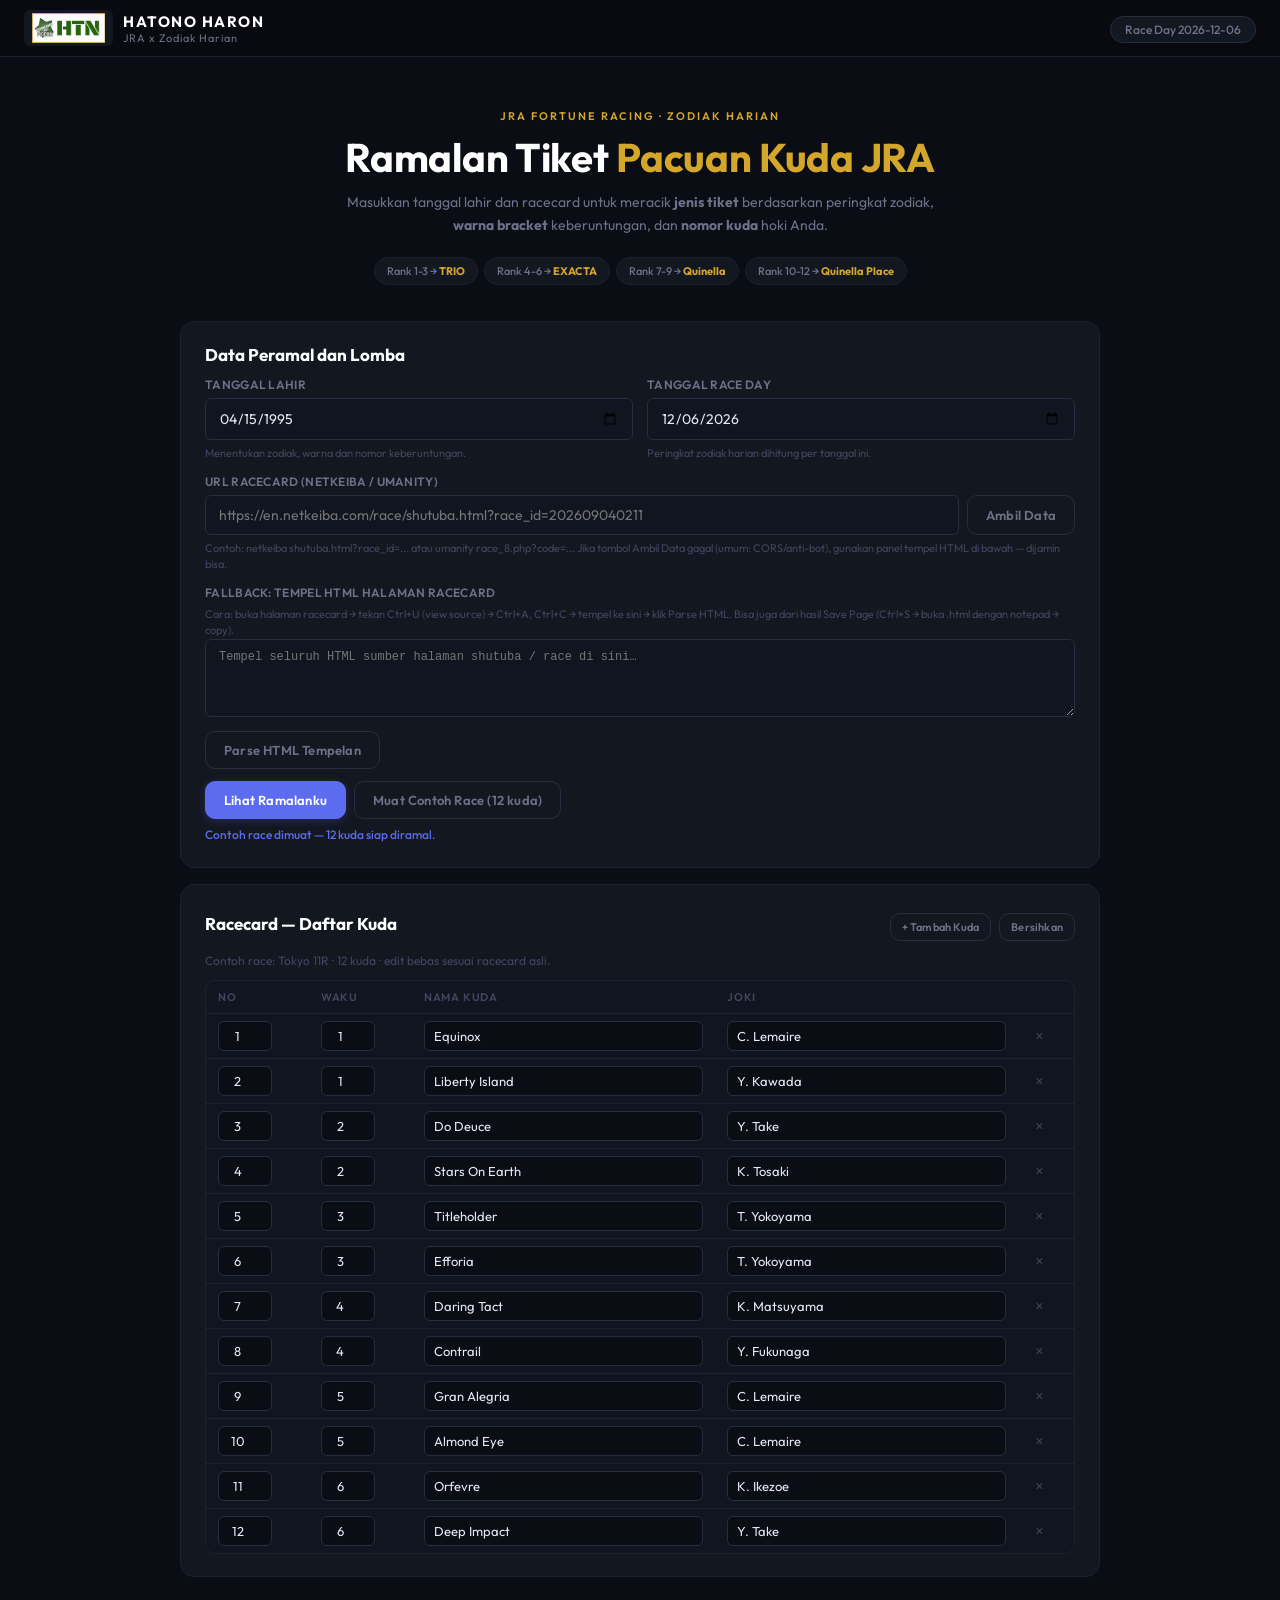
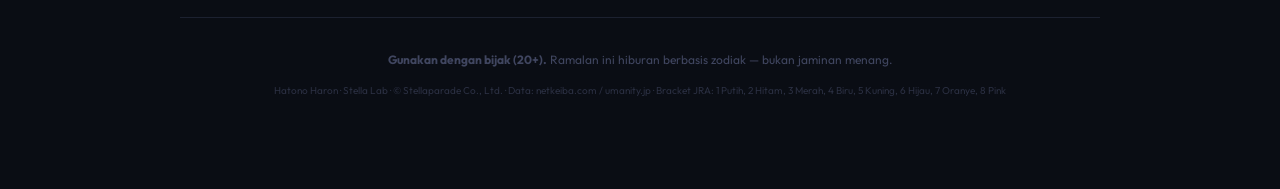
<file: index.html>
<!DOCTYPE html>
<html lang="id">

<head>
  <meta charset="UTF-8">
  <meta name="viewport" content="width=device-width, initial-scale=1.0">
  <title>Hatono Haron — Ramalan Pacuan Kuda JRA x Zodiak Harian</title>
  <meta name="description"
    content="Ramalan tiket pacuan kuda JRA berdasarkan zodiak harian: TRIO, EXACTA, Quinella dan Quinella Place dari warna bracket dan nomor keberuntungan Anda.">
  <link rel="preconnect" href="https://fonts.googleapis.com">
  <link rel="preconnect" href="https://fonts.gstatic.com" crossorigin>
  <link
    href="https://fonts.googleapis.com/css2?family=Outfit:wght@300;400;500;600;700;800&family=Noto+Serif+JP:wght@600;700;900&display=swap"
    rel="stylesheet">
  <link rel="stylesheet" href="./styles.css">
  <link rel="icon" type="image/jpeg" href="./logo.jpg">
</head>

<body>
  <div class="bg-orbs" aria-hidden="true"><span class="orb orb-a"></span><span class="orb orb-b"></span><span
      class="orb orb-c"></span></div>

  <header class="topbar">
    <div class="brand">
      <img class="brand-logo" src="./logo.jpg" alt="Logo Hatono Haron">
      <div>
        <p class="brand-name">HATONO HARON</p>
        <p class="brand-sub">JRA x Zodiak Harian</p>
      </div>
    </div>
    <div class="topbar-right">
      <span class="pill" id="raceDayPill">Race Day —</span>
    </div>
  </header>

  <main>
    <section class="hero">
      <p class="kicker">JRA Fortune Racing · Zodiak Harian</p>
      <h1>Ramalan Tiket <span class="gold">Pacuan Kuda JRA</span></h1>
      <p class="lede">Masukkan tanggal lahir dan racecard untuk meracik <strong>jenis tiket</strong> berdasarkan peringkat zodiak, <strong>warna bracket</strong> keberuntungan, dan <strong>nomor kuda</strong> hoki Anda.</p>
      <div class="rule-chips">
        <span class="chip">Rank 1-3 → <b>TRIO</b></span>
        <span class="chip">Rank 4-6 → <b>EXACTA</b></span>
        <span class="chip">Rank 7-9 → <b>Quinella</b></span>
        <span class="chip">Rank 10-12 → <b>Quinella Place</b></span>
      </div>
    </section>

    <section class="card input-card" id="inputCard">
      <h2>Data Peramal dan Lomba</h2>
      <div class="grid-2">
        <div class="field">
          <label for="birthdate">Tanggal lahir</label>
          <input type="date" id="birthdate" value="1995-04-15">
          <small>Menentukan zodiak, warna dan nomor keberuntungan.</small>
        </div>
        <div class="field">
          <label for="raceDate">Tanggal race day</label>
          <input type="date" id="raceDate">
          <small>Peringkat zodiak harian dihitung per tanggal ini.</small>
        </div>
      </div>
      <div class="field">
        <label for="raceUrl">URL Racecard (netkeiba / umanity)</label>
        <div class="url-row">
          <input type="url" id="raceUrl" placeholder="https://en.netkeiba.com/race/shutuba.html?race_id=202609040211">
          <button class="btn ghost" id="btnFetch" type="button">Ambil Data</button>
        </div>
        <small>Contoh: netkeiba shutuba.html?race_id=... atau umanity race_8.php?code=... Jika tombol Ambil Data gagal
          (umum: CORS/anti-bot), gunakan panel tempel HTML di bawah — dijamin bisa.</small>
      </div>
      <div class="field">
        <label for="pasteHtml">Fallback: tempel HTML halaman racecard</label>
        <small>Cara: buka halaman racecard → tekan Ctrl+U (view source) → Ctrl+A, Ctrl+C → tempel ke sini → klik Parse
          HTML. Bisa juga dari hasil Save Page (Ctrl+S → buka .html dengan notepad → copy).</small>
        <textarea id="pasteHtml" rows="4"
          placeholder="Tempel seluruh HTML sumber halaman shutuba / race di sini…"></textarea>
        <div class="btn-row" style="margin-top:10px">
          <button class="btn ghost" id="btnParsePaste" type="button">Parse HTML Tempelan</button>
        </div>
      </div>
      <div class="btn-row">
        <button class="btn primary" id="btnFortune" type="button">Lihat Ramalanku</button>
        <button class="btn ghost" id="btnSample" type="button">Muat Contoh Race (12 kuda)</button>
      </div>
      <p class="fetch-status" id="fetchStatus" role="status"></p>
    </section>

    <section class="card" id="raceCardSection">
      <div class="section-head">
        <h2>Racecard — Daftar Kuda</h2>
        <div class="btn-row small">
          <button class="btn ghost" id="btnAddHorse" type="button">+ Tambah Kuda</button>
          <button class="btn ghost" id="btnClear" type="button">Bersihkan</button>
        </div>
      </div>
      <p class="race-meta" id="raceMeta">Belum ada data lomba. Muat contoh atau isi manual.</p>
      <div class="table-wrap">
        <table id="horseTable">
          <thead>
            <tr>
              <th>No</th>
              <th>Waku</th>
              <th>Nama Kuda</th>
              <th>Joki</th>
              <th></th>
            </tr>
          </thead>
          <tbody id="horseBody"></tbody>
        </table>
      </div>
    </section>

    <section id="resultSection" hidden>
      <div class="card result-hero">
        <div class="zodiac-emblem" id="zodiacEmblem">?</div>
        <div class="result-head">
          <p class="kicker" id="resDateLine">—</p>
          <h2 id="resTitle">Ramalan —</h2>
          <div class="rank-line">
            <span class="rank-badge" id="rankBadge">#–</span>
            <span id="rankText">Peringkat zodiak harian –</span>
          </div>
        </div>
        <div class="ticket-box">
          <p class="ticket-label">TIKET REKOMENDASI</p>
          <p class="ticket-type" id="ticketType">—</p>
          <p class="ticket-jp" id="ticketJp">—</p>
        </div>
      </div>

      <div class="grid-3">
        <div class="card mini">
          <h3>Warna Keberuntungan</h3>
          <div class="color-dot" id="luckyColorDot"></div>
          <p id="luckyColorText">—</p>
        </div>
        <div class="card mini">
          <h3>Nomor Keberuntungan</h3>
          <p class="big-number" id="luckyNumberText">—</p>
          <p id="luckyNumberSub">—</p>
        </div>
        <div class="card mini">
          <h3>Narasi Bintang</h3>
          <p id="narrativeText">—</p>
        </div>
      </div>

      <div class="card">
        <h2>Kombinasi Tiket</h2>
        <div id="comboList" class="combo-list"></div>
        <div class="btn-row">
          <button class="btn primary" id="btnCopy" type="button">Salin Tiket</button>
          <button class="btn ghost" id="btnReroll" type="button">Acak Variasi Lain</button>
        </div>
      </div>

      <div class="card box-card">
        <div class="section-head">
          <h2>Varian BOX — Maks 5 Kuda</h2>
          <span class="pill" id="boxTitle">—</span>
        </div>
        <p class="race-meta" id="boxInfo">—</p>
        <div class="box-members" id="boxMembers"></div>
        <p class="box-subhead" id="boxSubHead">—</p>
        <div class="box-subgrid" id="boxSubGrid"></div>
        <div class="btn-row">
          <button class="btn primary" id="btnCopyBox" type="button">Salin BOX</button>
        </div>
      </div>

      <div class="card">
        <h2>Peta Bracket (Waku)</h2>
        <div class="waku-grid" id="wakuGrid"></div>
      </div>
    </section>

    <footer>
      <p><strong>Gunakan dengan bijak (20+).</strong> Ramalan ini hiburan berbasis zodiak — bukan jaminan menang.</p>
      <p class="foot-small">Hatono Haron · Stella Lab · © Stellaparade Co., Ltd. · Data: netkeiba.com / umanity.jp · Bracket JRA: 1 Putih, 2 Hitam, 3 Merah, 4 Biru, 5 Kuning, 6 Hijau, 7 Oranye, 8 Pink</p>
    </footer>
  </main>
  <script src="./app.js"></script>
</body>

</html>
</file>
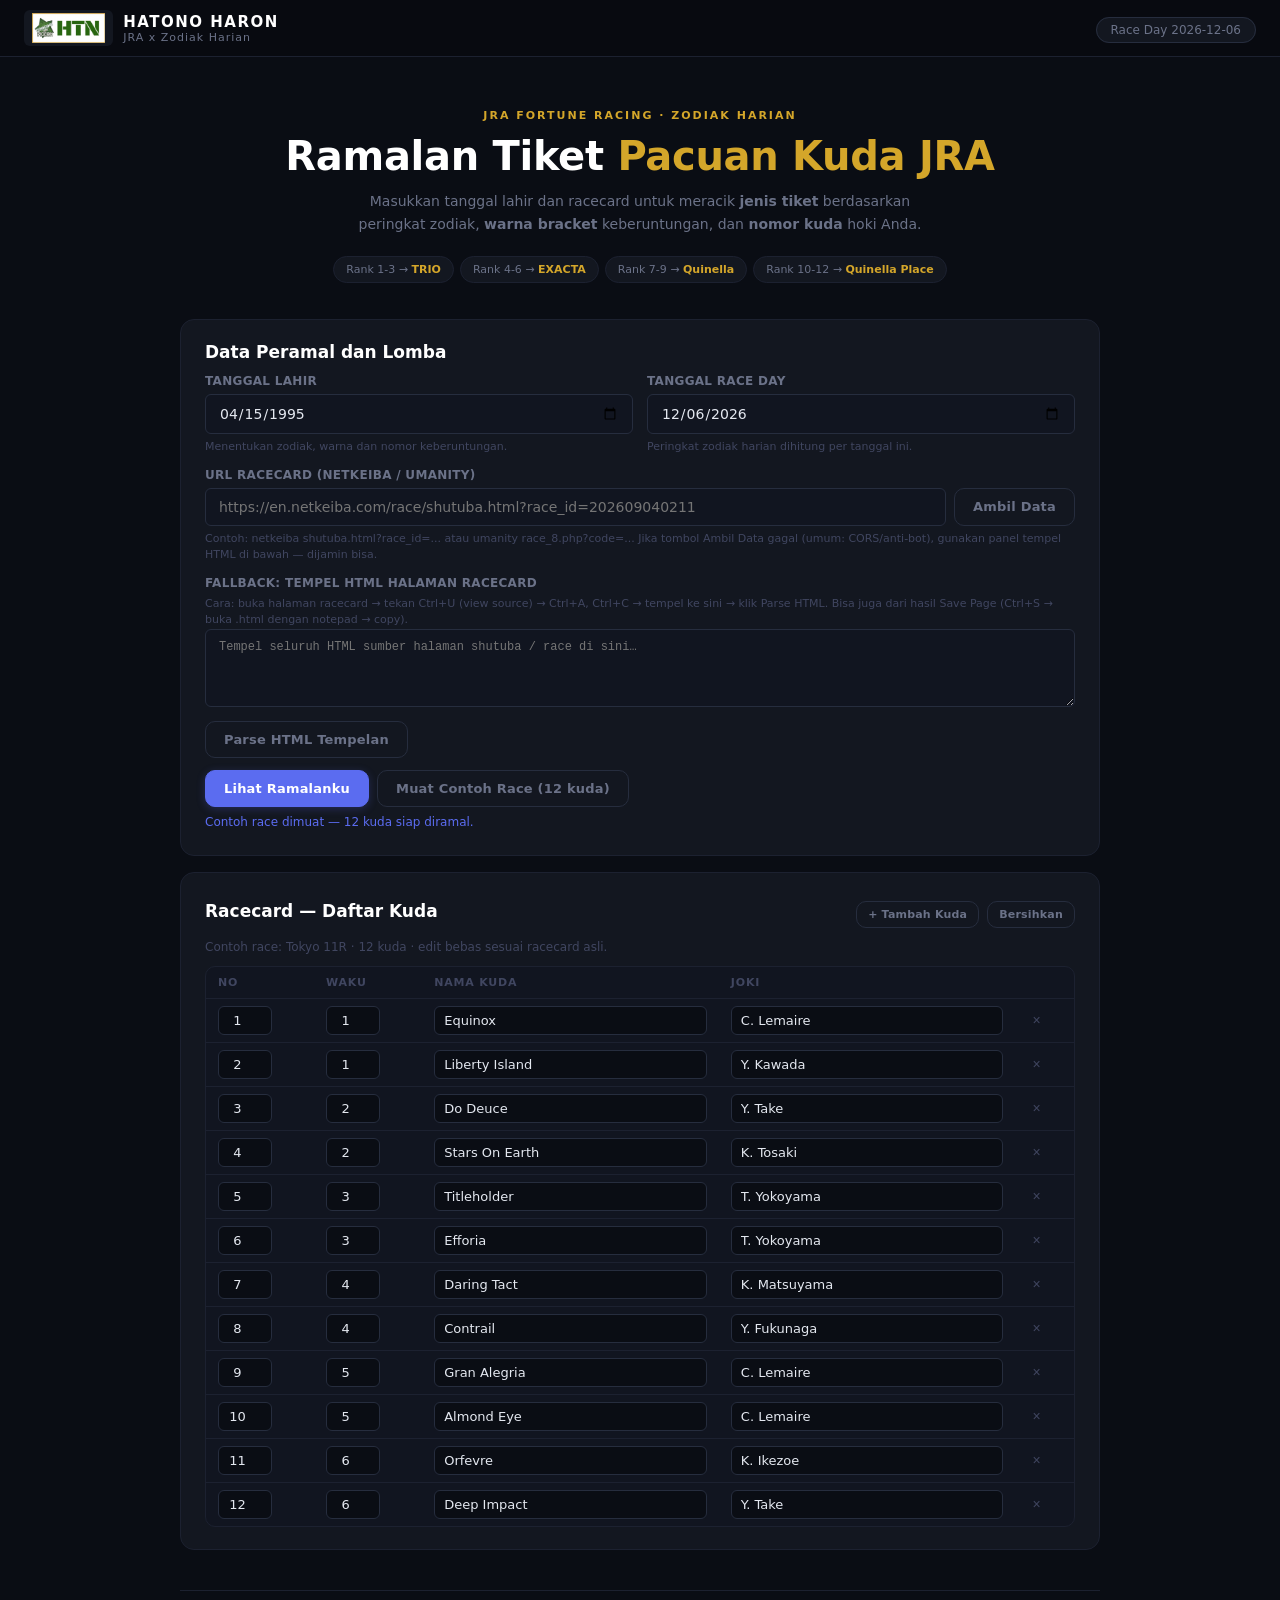
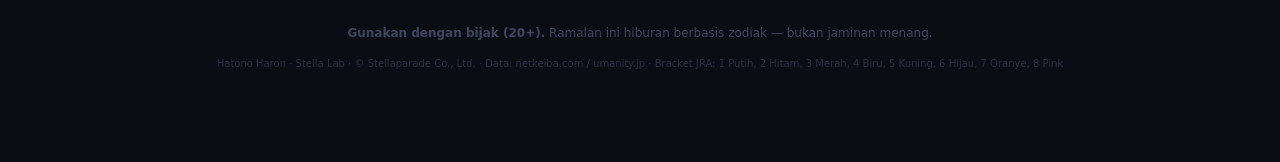
<file: hatono-haron.html>
<!DOCTYPE html>
<html lang="id">

<head>
  <meta charset="UTF-8">
  <meta name="viewport" content="width=device-width, initial-scale=1.0, viewport-fit=cover">
  <meta name="mobile-web-app-capable" content="yes">
  <meta name="apple-mobile-web-app-capable" content="yes">
  <meta name="apple-mobile-web-app-status-bar-style" content="black-translucent">
  <meta name="theme-color" content="#0d1124">
  <title>Hatono Haron — Ramalan Pacuan Kuda JRA x Zodiak Harian</title>
  <meta name="description"
    content="Ramalan tiket pacuan kuda JRA berdasarkan zodiak harian: TRIO, EXACTA, Quinella dan Quinella Place dari warna bracket dan nomor keberuntungan Anda.">
        <style>
/* Hatono Haron — Professional Dark Theme. Clean, minimal, modern. */
:root{
  --bg:#0a0d14; --bg2:#111520; --band:#080a10;
  --card:#131720; --card2:#181d28;
  --ink:#e4e8f0; --mut:#6b7288; --faint:#404660;
  --line:#1c2130; --line-light:#262d3e;
  --accent:#5b6cf0; --accent-soft:#454fcc; --accent-bg:rgba(91,108,240,.08);
  --gold:#d4a62a; --gold-mut:#8a7018; --gold-bg:rgba(212,166,42,.07);
  --radius:10px; --radius-sm:6px; --radius-lg:14px;
  --font:'Outfit',system-ui,-apple-system,sans-serif; --serif:'Noto Serif JP',serif;
  --shadow-sm:0 1px 2px rgba(0,0,0,.45); --shadow-md:0 4px 12px rgba(0,0,0,.5);
  --transition:.18s ease;
}
*,*::before,*::after{box-sizing:border-box}
body{margin:0;font-family:'Outfit',system-ui,-apple-system,'Segoe UI',Roboto,sans-serif;color:var(--ink);background:var(--bg);min-height:100vh;
  -webkit-font-smoothing:antialiased;-moz-osx-font-smoothing:grayscale}
.bg-orbs{display:none}
main,header.topbar,footer{position:relative;z-index:1}

/* ── topbar ── */
.topbar{display:flex;justify-content:space-between;align-items:center;padding:10px 24px;
  background:var(--band);border-bottom:1px solid var(--line)}
.brand{display:flex;gap:10px;align-items:center}
.brand-mark{display:none}
.brand-logo{height:36px;width:auto;aspect-ratio:3254/1312;object-fit:contain;border-radius:6px;background:var(--card);padding:2px 8px}
.brand-name{margin:0;font-weight:700;font-size:15px;letter-spacing:1.5px;color:#fff}
.brand-sub{margin:0;color:var(--mut);font-size:11px;letter-spacing:1px}
.pill{border:1px solid var(--line-light);border-radius:999px;padding:5px 14px;background:var(--card);color:var(--mut);font-size:12px;font-weight:500}

/* ── layout ── */
main{max-width:960px;margin:0 auto;padding:0 20px 60px}

/* ── hero ── */
.hero{text-align:center;padding:52px 0 20px}
.kicker{color:var(--gold);letter-spacing:2px;text-transform:uppercase;font-size:11px;margin:0 0 10px;font-weight:600}
.hero h1{font-size:clamp(26px,4.5vw,40px);margin:0 0 10px;line-height:1.2;color:#fff;font-weight:700;letter-spacing:-.3px}
.hero h1 .gold{color:var(--gold)}
.lede{color:var(--mut);max-width:600px;margin:0 auto 20px;line-height:1.65;font-size:14px}
.rule-chips{display:flex;flex-wrap:wrap;gap:6px;justify-content:center}
.chip{border:1px solid var(--line);background:var(--card);padding:6px 12px;border-radius:999px;font-size:11px;color:var(--mut);font-weight:500}
.chip b{color:var(--gold);font-weight:700}

/* ── cards ── */
.card{background:var(--card);border:1px solid var(--line);border-radius:var(--radius-lg);padding:22px 24px;margin-top:16px}
.card h2{margin:0 0 12px;font-size:17px;font-weight:700;color:#fff}
.card h3{margin:0 0 8px;font-size:13px;color:var(--mut);font-weight:600;text-transform:uppercase;letter-spacing:.5px}
.grid-2{display:grid;grid-template-columns:1fr 1fr;gap:14px}
.grid-3{display:grid;grid-template-columns:repeat(3,1fr);gap:14px;margin-top:16px}
@media(max-width:760px){.grid-2,.grid-3{grid-template-columns:1fr}}

/* ── fields ── */
.field{margin-bottom:12px}
.field label{display:block;font-size:12px;font-weight:600;margin-bottom:6px;color:var(--mut);letter-spacing:.3px;text-transform:uppercase}
.field input{width:100%;padding:10px 13px;border-radius:var(--radius-sm);border:1px solid var(--line-light);background:var(--bg2);color:var(--ink);font-family:'Outfit',system-ui,-apple-system,'Segoe UI',Roboto,sans-serif;font-size:14px;transition:border-color var(--transition)}
.field input:focus{outline:none;border-color:var(--accent);box-shadow:0 0 0 3px var(--accent-bg)}
.field textarea{width:100%;padding:10px 13px;border-radius:var(--radius-sm);border:1px solid var(--line-light);background:var(--bg2);color:var(--ink);font-family:'SF Mono','Cascadia Code',Consolas,monospace;font-size:12px;resize:vertical;transition:border-color var(--transition)}
.field textarea:focus{outline:none;border-color:var(--accent)}
.field small{color:var(--faint);font-size:11px;display:block;margin-top:5px;line-height:1.5}
.field code{color:var(--gold)}
.url-row{display:flex;gap:8px}
.url-row input{flex:1}

/* ── buttons ── */
.btn{display:inline-flex;align-items:center;justify-content:center;border-radius:var(--radius);padding:10px 18px;font-family:'Outfit',system-ui,-apple-system,'Segoe UI',Roboto,sans-serif;font-weight:600;font-size:13px;cursor:pointer;transition:all var(--transition);border:1px solid transparent;letter-spacing:.2px;gap:6px;white-space:nowrap}
.btn.primary{background:var(--accent);border-color:var(--accent);color:#fff;box-shadow:0 2px 8px rgba(91,108,240,.25)}
.btn.primary:hover{background:var(--accent-soft);border-color:var(--accent-soft);box-shadow:0 4px 14px rgba(91,108,240,.35);transform:translateY(-1px)}
.btn.ghost{background:transparent;color:var(--mut);border-color:var(--line-light)}
.btn.ghost:hover{background:var(--accent-bg);border-color:var(--accent);color:var(--accent)}
.btn.danger{background:transparent;color:#f87171;border-color:transparent}
.btn.danger:hover{background:rgba(248,113,113,.08);border-color:rgba(248,113,113,.2)}
.btn-row{display:flex;gap:8px;flex-wrap:wrap;margin-top:6px}
.btn-row.small .btn{padding:6px 11px;font-size:11px}
.fetch-status{font-size:12px;color:var(--accent);min-height:18px;margin:8px 0 0;font-weight:500}

/* ── section head ── */
.section-head{display:flex;justify-content:space-between;align-items:center;flex-wrap:wrap;gap:10px}
.section-head h2{margin:0}
.section-head .pill{background:var(--accent-bg);border-color:var(--accent);color:var(--accent)}
.race-meta{color:var(--faint);font-size:12px}

/* ── table ── */
.table-wrap{overflow-x:auto;border:1px solid var(--line);border-radius:var(--radius);background:var(--bg2)}
table{width:100%;border-collapse:collapse;font-size:13px}
th{text-align:left;color:var(--faint);font-size:11px;text-transform:uppercase;letter-spacing:.8px;padding:9px 12px;border-bottom:1px solid var(--line);font-weight:600}
td{padding:7px 12px;border-bottom:1px solid var(--line);color:var(--ink)}
tr:last-child td{border-bottom:none}
td input{width:100%;padding:6px 9px;border-radius:var(--radius-sm);border:1px solid var(--line-light);background:var(--bg);color:var(--ink);font-family:'Outfit',system-ui,-apple-system,'Segoe UI',Roboto,sans-serif;font-size:13px;transition:border-color var(--transition)}
td input:focus{outline:none;border-color:var(--accent)}
td input.num{width:54px;text-align:center}
.waku-tag{display:inline-block;min-width:26px;text-align:center;padding:2px 6px;border-radius:4px;font-weight:700;font-size:11px;color:#fff}
.del-btn{background:none;border:none;color:var(--faint);cursor:pointer;font-size:14px;padding:2px 5px;border-radius:4px;transition:all var(--transition)}
.del-btn:hover{color:#f87171;background:rgba(248,113,113,.06)}

/* ── result hero ── */
.result-hero{background:linear-gradient(135deg,var(--band),var(--card));border:1px solid var(--line);border-radius:var(--radius-lg);display:grid;grid-template-columns:auto 1fr;gap:18px;align-items:center;padding:22px 24px;margin-top:16px}
.result-hero h2{color:#fff;font-size:20px;margin:0 0 4px;font-weight:700}
.result-hero h2::before{display:none}
.zodiac-emblem{width:90px;height:90px;border-radius:50%;display:grid;place-items:center;font-size:44px;background:linear-gradient(135deg,var(--accent-soft),var(--accent));border:2px solid rgba(255,255,255,.06);color:#fff;box-shadow:0 0 0 3px var(--gold-bg)}
.result-head .kicker{color:var(--gold);margin-bottom:2px;font-size:11px}
.rank-line{display:flex;align-items:center;gap:8px;color:var(--mut);font-size:13px}
.rank-badge{background:var(--gold);color:#0a0d14;font-weight:700;border-radius:999px;padding:4px 12px;font-size:12px}

/* ── ticket box ── */
.ticket-box{grid-column:1/-1;text-align:center;border:1px solid var(--gold-bg);border-radius:var(--radius);padding:16px;background:var(--gold-bg)}
.ticket-box::before,.ticket-box::after{display:none}
.ticket-label{margin:0;font-size:10px;letter-spacing:2.5px;color:var(--faint);text-transform:uppercase}
.ticket-type{margin:2px 0 0;font-size:clamp(22px,3.5vw,34px);font-weight:800;letter-spacing:.5px;color:#fff;font-family:var(--serif)}
.ticket-jp{margin:2px 0 0;color:var(--gold);font-family:var(--serif);font-size:13px}

/* ── mini cards ── */
.big-number{font-size:44px;font-weight:800;margin:0;color:var(--accent)}
.color-dot{width:44px;height:44px;border-radius:50%;border:2px solid var(--line-light);margin-bottom:6px}
.mini p{color:var(--mut);font-size:13px;line-height:1.6;margin:0}

/* ── combo list ── */
.combo-list{display:grid;gap:6px;margin-bottom:14px}
.combo{border:1px solid var(--line);border-radius:var(--radius);padding:12px 14px;background:var(--card2);display:flex;gap:12px;align-items:center;animation:pop .25s ease;transition:border-color var(--transition)}
.combo:hover{border-color:var(--accent)}
@keyframes pop{from{transform:translateY(4px);opacity:0}}
.combo-num{width:34px;height:34px;border-radius:8px;display:grid;place-items:center;font-weight:700;background:var(--accent);color:#fff;flex-shrink:0;font-size:13px}
.combo-main{flex:1;min-width:0}
.combo-horses{font-weight:700;font-size:14px;color:var(--ink)}
.combo-sub{color:var(--faint);font-size:11px;margin-top:2px;line-height:1.5}
.combo-copy{background:var(--gold-bg);border:1px solid rgba(212,166,42,.2);color:var(--gold);border-radius:var(--radius-sm);padding:5px 10px;cursor:pointer;font-size:11px;font-weight:600;transition:all var(--transition);flex-shrink:0}
.combo-copy:hover{background:rgba(212,166,42,.14)}

/* ── waku grid ── */
.waku-grid{display:grid;grid-template-columns:repeat(auto-fill,minmax(135px,1fr));gap:6px}
.waku-cell{border:1px solid var(--line);border-left-width:4px;border-radius:var(--radius);padding:9px 11px;background:var(--card2);font-size:12px;color:var(--ink);transition:background var(--transition)}
.waku-cell:hover{background:var(--bg2)}
.waku-cell b{display:block;font-size:13px;margin-bottom:1px}
.waku-cell.lucky{border-color:var(--gold);background:var(--gold-bg)}

/* ── box card ── */
.box-card{border-color:rgba(212,166,42,.12);background:var(--card2)}
.box-members{display:flex;flex-wrap:wrap;gap:6px;margin:10px 0 4px}
.box-chip{display:flex;align-items:center;gap:7px;border:1px solid var(--line-light);background:var(--card);border-radius:999px;padding:6px 11px;font-weight:600;color:var(--ink);font-size:12px;transition:border-color var(--transition)}
.box-chip:hover{border-color:var(--accent)}
.box-chip .mini-waku{font-size:10px;font-weight:700;color:#fff;border-radius:3px;padding:1px 5px}
.box-chip small{color:var(--faint);font-weight:400}
.box-cost{margin-left:auto;color:var(--gold);font-weight:700;font-size:12px}
.box-subhead{color:var(--faint);font-size:12px;margin:10px 0 6px;line-height:1.5}
.box-subhead b{color:var(--ink)}
.box-subgrid{display:grid;grid-template-columns:repeat(auto-fill,minmax(135px,1fr));gap:5px;margin-bottom:12px}
.box-sub{border:1px solid var(--line);border-radius:var(--radius-sm);padding:6px 9px;font-size:12px;background:var(--card);text-align:center;color:var(--ink);transition:border-color var(--transition)}
.box-sub:hover{border-color:var(--accent)}
.box-sub b{color:var(--accent)}

/* ── footer ── */
footer{margin-top:40px;padding:20px 0;text-align:center;color:var(--faint);font-size:12px;line-height:1.7;border-top:1px solid var(--line)}
.foot-small{font-size:10px;color:var(--faint);opacity:.6;margin-top:6px}

/* ── mobile ── */
@media(max-width:760px){
  main{padding:0 12px 48px}
  .hero{padding:36px 0 14px}
  .url-row{flex-direction:column}
  .url-row .btn{width:100%}
  .btn-row .btn{flex:1 1 auto;min-height:44px}
  .combo{flex-wrap:wrap}
  .combo-copy{width:100%;padding:8px}
  .result-hero{grid-template-columns:1fr;text-align:center;justify-items:center}
  table{font-size:12px}
  td{padding:5px 8px}
  .box-subgrid{grid-template-columns:repeat(2,1fr)}
}


/* === sentuhan HP (single-file) === */
.topbar{position:sticky;top:0}
@media(max-width:760px){
  main{padding:0 12px 48px}
  .hero{padding:22px 0 8px}
  .hero-logo{width:min(300px,80vw);padding:6px 12px}
  .speech-text{font-size:13.5px}
  .url-row{flex-direction:column}
  .url-row .btn{width:100%}
  .btn-row .btn{flex:1 1 auto;min-height:48px}
  .combo{flex-wrap:wrap}
  .combo-copy{width:100%;padding:10px}
  .result-hero{grid-template-columns:1fr;text-align:center;justify-items:center}
  .ticket-box{margin:0 -4px}
  table{font-size:12.5px}
  td{padding:6px}
  .box-subgrid{grid-template-columns:repeat(2,1fr)}
}

</style>
  <link rel="icon" type="image/jpeg" href="[data-uri]">
</head>

<body>
  <div class="bg-orbs" aria-hidden="true"><span class="orb orb-a"></span><span class="orb orb-b"></span><span
      class="orb orb-c"></span></div>

  <header class="topbar">
    <div class="brand">
      <img class="brand-logo" src="[data-uri]" alt="Logo Hatono Haron">
      <div>
        <p class="brand-name">HATONO HARON</p>
        <p class="brand-sub">JRA x Zodiak Harian</p>
      </div>
    </div>
    <div class="topbar-right">
      <span class="pill" id="raceDayPill">Race Day —</span>
    </div>
  </header>

  <main>
    <section class="hero">
      <p class="kicker">JRA Fortune Racing · Zodiak Harian</p>
      <h1>Ramalan Tiket <span class="gold">Pacuan Kuda JRA</span></h1>
      <p class="lede">Masukkan tanggal lahir dan racecard untuk meracik <strong>jenis tiket</strong> berdasarkan peringkat zodiak, <strong>warna bracket</strong> keberuntungan, dan <strong>nomor kuda</strong> hoki Anda.</p>
      <div class="rule-chips">
        <span class="chip">Rank 1-3 → <b>TRIO</b></span>
        <span class="chip">Rank 4-6 → <b>EXACTA</b></span>
        <span class="chip">Rank 7-9 → <b>Quinella</b></span>
        <span class="chip">Rank 10-12 → <b>Quinella Place</b></span>
      </div>
    </section>

    <section class="card input-card" id="inputCard">
      <h2>Data Peramal dan Lomba</h2>
      <div class="grid-2">
        <div class="field">
          <label for="birthdate">Tanggal lahir</label>
          <input type="date" id="birthdate" value="1995-04-15">
          <small>Menentukan zodiak, warna dan nomor keberuntungan.</small>
        </div>
        <div class="field">
          <label for="raceDate">Tanggal race day</label>
          <input type="date" id="raceDate">
          <small>Peringkat zodiak harian dihitung per tanggal ini.</small>
        </div>
      </div>
      <div class="field">
        <label for="raceUrl">URL Racecard (netkeiba / umanity)</label>
        <div class="url-row">
          <input type="url" id="raceUrl" placeholder="https://en.netkeiba.com/race/shutuba.html?race_id=202609040211">
          <button class="btn ghost" id="btnFetch" type="button">Ambil Data</button>
        </div>
        <small>Contoh: netkeiba shutuba.html?race_id=... atau umanity race_8.php?code=... Jika tombol Ambil Data gagal
          (umum: CORS/anti-bot), gunakan panel tempel HTML di bawah — dijamin bisa.</small>
      </div>
      <div class="field">
        <label for="pasteHtml">Fallback: tempel HTML halaman racecard</label>
        <small>Cara: buka halaman racecard → tekan Ctrl+U (view source) → Ctrl+A, Ctrl+C → tempel ke sini → klik Parse
          HTML. Bisa juga dari hasil Save Page (Ctrl+S → buka .html dengan notepad → copy).</small>
        <textarea id="pasteHtml" rows="4"
          placeholder="Tempel seluruh HTML sumber halaman shutuba / race di sini…"></textarea>
        <div class="btn-row" style="margin-top:10px">
          <button class="btn ghost" id="btnParsePaste" type="button">Parse HTML Tempelan</button>
        </div>
      </div>
      <div class="btn-row">
        <button class="btn primary" id="btnFortune" type="button">Lihat Ramalanku</button>
        <button class="btn ghost" id="btnSample" type="button">Muat Contoh Race (12 kuda)</button>
      </div>
      <p class="fetch-status" id="fetchStatus" role="status"></p>
    </section>

    <section class="card" id="raceCardSection">
      <div class="section-head">
        <h2>Racecard — Daftar Kuda</h2>
        <div class="btn-row small">
          <button class="btn ghost" id="btnAddHorse" type="button">+ Tambah Kuda</button>
          <button class="btn ghost" id="btnClear" type="button">Bersihkan</button>
        </div>
      </div>
      <p class="race-meta" id="raceMeta">Belum ada data lomba. Muat contoh atau isi manual.</p>
      <div class="table-wrap">
        <table id="horseTable">
          <thead>
            <tr>
              <th>No</th>
              <th>Waku</th>
              <th>Nama Kuda</th>
              <th>Joki</th>
              <th></th>
            </tr>
          </thead>
          <tbody id="horseBody"></tbody>
        </table>
      </div>
    </section>

    <section id="resultSection" hidden>
      <div class="card result-hero">
        <div class="zodiac-emblem" id="zodiacEmblem">?</div>
        <div class="result-head">
          <p class="kicker" id="resDateLine">—</p>
          <h2 id="resTitle">Ramalan —</h2>
          <div class="rank-line">
            <span class="rank-badge" id="rankBadge">#–</span>
            <span id="rankText">Peringkat zodiak harian –</span>
          </div>
        </div>
        <div class="ticket-box">
          <p class="ticket-label">TIKET REKOMENDASI</p>
          <p class="ticket-type" id="ticketType">—</p>
          <p class="ticket-jp" id="ticketJp">—</p>
        </div>
      </div>

      <div class="grid-3">
        <div class="card mini">
          <h3>Warna Keberuntungan</h3>
          <div class="color-dot" id="luckyColorDot"></div>
          <p id="luckyColorText">—</p>
        </div>
        <div class="card mini">
          <h3>Nomor Keberuntungan</h3>
          <p class="big-number" id="luckyNumberText">—</p>
          <p id="luckyNumberSub">—</p>
        </div>
        <div class="card mini">
          <h3>Narasi Bintang</h3>
          <p id="narrativeText">—</p>
        </div>
      </div>

      <div class="card">
        <h2>Kombinasi Tiket</h2>
        <div id="comboList" class="combo-list"></div>
        <div class="btn-row">
          <button class="btn primary" id="btnCopy" type="button">Salin Tiket</button>
          <button class="btn ghost" id="btnReroll" type="button">Acak Variasi Lain</button>
        </div>
      </div>

      <div class="card box-card">
        <div class="section-head">
          <h2>Varian BOX — Maks 5 Kuda</h2>
          <span class="pill" id="boxTitle">—</span>
        </div>
        <p class="race-meta" id="boxInfo">—</p>
        <div class="box-members" id="boxMembers"></div>
        <p class="box-subhead" id="boxSubHead">—</p>
        <div class="box-subgrid" id="boxSubGrid"></div>
        <div class="btn-row">
          <button class="btn primary" id="btnCopyBox" type="button">Salin BOX</button>
        </div>
      </div>

      <div class="card">
        <h2>Peta Bracket (Waku)</h2>
        <div class="waku-grid" id="wakuGrid"></div>
      </div>
    </section>

    <footer>
      <p><strong>Gunakan dengan bijak (20+).</strong> Ramalan ini hiburan berbasis zodiak — bukan jaminan menang.</p>
      <p class="foot-small">Hatono Haron · Stella Lab · © Stellaparade Co., Ltd. · Data: netkeiba.com / umanity.jp · Bracket JRA: 1 Putih, 2 Hitam, 3 Merah, 4 Biru, 5 Kuning, 6 Hijau, 7 Oranye, 8 Pink</p>
    </footer>
  </main>
  <script>
/* Haron Engine — JRA x Zodiak rule engine */
'use strict';

const ZODIACS = [
  { key:'aries', name:'Aries', symbol:'♈', jp:'牡羊座', color:{waku:3,id:'Merah',hex:'#e5484d'}, lucky:[3,7], dates:[[3,21],[4,19]] },
  { key:'taurus', name:'Taurus', symbol:'♉', jp:'牡牛座', color:{waku:5,id:'Kuning',hex:'#f5c451'}, lucky:[5,8], dates:[[4,20],[5,20]] },
  { key:'gemini', name:'Gemini', symbol:'♊', jp:'双子座', color:{waku:6,id:'Hijau',hex:'#46c26a'}, lucky:[2,6], dates:[[5,21],[6,21]] },
  { key:'cancer', name:'Cancer', symbol:'♋', jp:'蟹座', color:{waku:1,id:'Putih',hex:'#e8ecf5'}, lucky:[4,9], dates:[[6,22],[7,22]] },
  { key:'leo', name:'Leo', symbol:'♌', jp:'獅子座', color:{waku:7,id:'Oranye',hex:'#ff8a3d'}, lucky:[1,5], dates:[[7,23],[8,22]] },
  { key:'virgo', name:'Virgo', symbol:'♍', jp:'乙女座', color:{waku:4,id:'Biru',hex:'#3e8bff'}, lucky:[6,11], dates:[[8,23],[9,22]] },
  { key:'libra', name:'Libra', symbol:'♎', jp:'天秤座', color:{waku:8,id:'Pink',hex:'#ff6b9d'}, lucky:[7,12], dates:[[9,23],[10,23]] },
  { key:'scorpio', name:'Scorpio', symbol:'♏', jp:'蠍座', color:{waku:2,id:'Hitam',hex:'#2b2f3a'}, lucky:[8,10], dates:[[10,24],[11,22]] },
  { key:'sagittarius', name:'Sagitarius', symbol:'♐', jp:'射手座', color:{waku:3,id:'Merah',hex:'#e5484d'}, lucky:[9,3], dates:[[11,23],[12,21]] },
  { key:'capricorn', name:'Capricorn', symbol:'♑', jp:'山羊座', color:{waku:4,id:'Biru',hex:'#3e8bff'}, lucky:[10,2], dates:[[12,22],[1,19]] },
  { key:'aquarius', name:'Aquarius', symbol:'♒', jp:'水瓶座', color:{waku:6,id:'Hijau',hex:'#46c26a'}, lucky:[11,4], dates:[[1,20],[2,18]] },
  { key:'pisces', name:'Pisces', symbol:'♓', jp:'魚座', color:{waku:5,id:'Kuning',hex:'#f5c451'}, lucky:[12,1], dates:[[2,19],[3,20]] },
];

const WAKU = { 1:{id:'Putih',hex:'#e8ecf5',fg:'#111'}, 2:{id:'Hitam',hex:'#23262e',fg:'#fff'}, 3:{id:'Merah',hex:'#e5484d',fg:'#fff'}, 4:{id:'Biru',hex:'#3e8bff',fg:'#fff'}, 5:{id:'Kuning',hex:'#f5c451',fg:'#241300'}, 6:{id:'Hijau',hex:'#46c26a',fg:'#06240f'}, 7:{id:'Oranye',hex:'#ff8a3d',fg:'#2b1000'}, 8:{id:'Pink',hex:'#ff6b9d',fg:'#2b0012'} };

const TICKETS = {
  TRIO:  { label:'TRIO (Trio / Trifecta)', jp:'三連複・三連単', desc:'Pilih 3 kuda. Trio = tanpa urutan, Trifecta = urutan tepat 1-2-3.', need:3 },
  EXACTA:{ label:'EXACTA (Umaren-tan)', jp:'馬連・馬単', desc:'Pilih 2 kuda. Quinella=tanpa urutan, Exacta=urutan tepat 1-2.', need:2 },
  QUINELLA:{ label:'QUINELLA (Umaren)', jp:'馬連', desc:'Pilih 2 kuda tanpa urutan — cukup masuk 1-2.', need:2 },
  QP:    { label:'QUINELLA PLACE (Wide)', jp:'ワイド', desc:'Pilih 2 kuda — cukup keduanya masuk 3 besar.', need:2 },
};

function ticketForRank(r){
  if (r<=3) return 'TRIO';
  if (r<=6) return 'EXACTA';
  if (r<=9) return 'QUINELLA';
  return 'QP';
}

function getZodiac(m, d){
  for (const z of ZODIACS){

    const [[m1,d1],[m2,d2]] = z.dates;
    if (m1===12){ if ((m===12&&d>=d1)||(m===1&&d<=d2)) return z; }
    else if (m1===1 && m2===2){ if ((m===1&&d>=d1)||(m===2&&d<=d2)) return z; }
    else { if ((m===m1&&d>=d1)||(m===m2&&d<=d2)) return z; }
  }
  return ZODIACS[0];
}

function hashStr(s){ let h=2166136261; for(let i=0;i<s.length;i++){ h^=s.charCodeAt(i); h=Math.imul(h,16777619);} return h>>>0; }
function mulberry(seed){ let a=seed>>>0; return function(){ a|=0;a=a+0x6D2B79F5|0; let t=Math.imul(a^a>>>15,1|a); t=t+Math.imul(t^t>>>7,61|t)^t; return ((t^t>>>14)>>>0)/4294967296; }; }
function seededShuffle(arr, seed){ const r=mulberry(seed); const a=[...arr]; for(let i=a.length-1;i>0;i--){ const j=Math.floor(r()*(i+1)); [a[i],a[j]]=[a[j],a[i]]; } return a; }

function dailyRanking(dateStr){
  const order = seededShuffle(ZODIACS.map(z=>z.key), hashStr('haron-rank:'+dateStr));
  const map = {}; order.forEach((k,i)=>map[k]=i+1);
  return { order, map };
}

function state(){ return { horses: [], variation: 0 }; }
const S = state();

const $ = id => document.getElementById(id);

function todayISO(){ const t=new Date(); return t.getFullYear()+'-'+String(t.getMonth()+1).padStart(2,'0')+'-'+String(t.getDate()).padStart(2,'0'); }

function initDates(){
  const rd = $('raceDate'); if(!rd.value) rd.value = nextSundayISO() || todayISO();
  $('raceDayPill').textContent = 'Race Day ' + rd.value;
  rd.addEventListener('change', ()=>{ $('raceDayPill').textContent='Race Day '+rd.value; });
}

function nextSundayISO(){
  const t=new Date(); const d=new Date(t);
  d.setDate(t.getDate()+((7-t.getDay())%7));
  return d.getFullYear()+'-'+String(d.getMonth()+1).padStart(2,'0')+'-'+String(d.getDate()).padStart(2,'0');
}

function horseRows(){ return [...document.querySelectorAll('#horseBody tr')]; }
function readHorses(){
  const out=[];
  for(const tr of horseRows()){
    const no=parseInt(tr.querySelector('.in-no').value,10);
    const waku=parseInt(tr.querySelector('.in-waku').value,10);
    const name=tr.querySelector('.in-name').value.trim();
    const jockey=tr.querySelector('.in-jockey').value.trim();
    if(!no||!waku) continue;
    out.push({ no, waku, name:name||('Kuda '+no), jockey:jockey||'-' });
  }
  out.sort((a,b)=>a.no-b.no);
  S.horses=out; return out;
}

function addHorseRow(h){
  const tb=$('horseBody'); const tr=document.createElement('tr');
  const n = h?.no ?? (tb.rows.length+1);
  tr.innerHTML =
    '<td><input class="num in-no" type="number" min="1" max="18" value="'+n+'"></td>'+
    '<td><input class="num in-waku" type="number" min="1" max="8" value="'+(h?.waku ?? (n<=2?1:n<=4?2:n<=6?3:n<=8?4:n<=10?5:n<=12?6:n<=14?7:8))+'"></td>'+
    '<td><input class="in-name" value="'+esc(h?.name??'')+'" placeholder="Nama kuda"></td>'+
    '<td><input class="in-jockey" value="'+esc(h?.jockey??'')+'" placeholder="Joki"></td>'+
    '<td><button class="del-btn" title="Hapus">×</button></td>';
  tr.querySelector('.del-btn').onclick=()=>tr.remove();
  tb.appendChild(tr);
}

function esc(s){ return String(s).replace(/&/g,'&amp;').replace(/</g,'&lt;').replace(/"/g,'&quot;'); }

function loadSample(){
  $('horseBody').innerHTML='';
  const names=[['Equinox','C. Lemaire'],['Liberty Island','Y. Kawada'],['Do Deuce','Y. Take'],['Stars On Earth','K. Tosaki'],['Titleholder','T. Yokoyama'],['Efforia','T. Yokoyama'],['Daring Tact','K. Matsuyama'],['Contrail','Y. Fukunaga'],['Gran Alegria','C. Lemaire'],['Almond Eye','C. Lemaire'],['Orfevre','K. Ikezoe'],['Deep Impact','Y. Take']];
  names.forEach((nm,i)=>{
    const no=i+1;
    const waku = no<=2?1:no<=4?2:no<=6?3:no<=8?4:no<=10?5:6;
    addHorseRow({no, waku, name:nm[0], jockey:nm[1]});
  });
  $('raceMeta').textContent='Contoh race: Tokyo 11R · 12 kuda · edit bebas sesuai racecard asli.';
  setStatus('Contoh race dimuat — 12 kuda siap diramal.');
}

function parseRaceUrl(url){
  if(!url) return null;
  try{
    const u=new URL(url);
    if(u.hostname.includes('netkeiba')){
      const id=u.searchParams.get('race_id');
      if(id&&/^\d{12}$/.test(id)) return {site:'netkeiba', id, venue:'—', raceNo:parseInt(id.slice(-2),10), date:id.slice(0,4)+'-'+id.slice(4,6)+'-'+id.slice(6,8)};
    }
    if(u.hostname.includes('umanity')){
      const code=u.searchParams.get('code');
      if(code&&/^\d{16}$/.test(code)) return {site:'umanity', id:code, venue:'—', raceNo:parseInt(code.slice(-2),10), date:code.slice(0,4)+'-'+code.slice(4,6)+'-'+code.slice(6,8)};
      const m=url.match(/race_(\d+)/); if(m) return {site:'umanity', id:m[1], raceNo:parseInt(m[1],10)};
    }
  }catch(e){ return null; }
  return null;
}

async function fetchRacecard(){
  const url=$('raceUrl').value.trim();
  const info=parseRaceUrl(url);
  if(!info){ setStatus('URL tidak dikenali. Gunakan link shutuba netkeiba / race umanity, atau tempel HTML manual.'); return; }
  setStatus('Mencoba mengambil '+info.site+' ('+info.id+') …');
  const html = await tryFetchHtml(url, (msg)=>setStatus(msg));
  if(html){
    // Jina Reader mengembalikan markdown, bukan HTML — parse khusus
    if(html.via==='jina'){
      const horses = parseJinaMarkdown(html.text);
      if(horses.length>=2){
        $('horseBody').innerHTML=''; horses.forEach(addHorseRow);
        $('raceMeta').textContent='Sumber: '+info.site+' via Jina Reader · '+horses.length+' kuda (verifikasi dengan situs asli).';
        if(info.date) $('raceDate').value=info.date;
        setStatus('Berhasil via Jina Reader ('+horses.length+' kuda). Kalau ada nama janggal, cek situs asli ya~ 🎲');
        return;
      }
      // Jina dapat tapi parse gagal — taruh teksnya di kolom tempel agar user bisa bantu
      $('pasteHtml').value=html.text.slice(0,60000);
      setStatus('Jina Reader terhubung tapi tabel tak dikenali — teksnya sudah kutaruh di kolom HTML, klik Parse HTML Tempelan atau isi manual.');
      return;
    }
    const horses = info.site==='umanity' ? parseUmanity(html.text) : parseNetkeiba(html.text);
    const finalHorses = horses.length>=2 ? horses : parseShutuba(html.text);
    if(finalHorses.length>=2){
      $('horseBody').innerHTML=''; finalHorses.forEach(addHorseRow);
      $('raceMeta').textContent='Sumber: '+info.site+' via '+html.via+' · ID '+info.id+' · '+finalHorses.length+' kuda (verifikasi dengan situs asli).';
      if(info.date) $('raceDate').value=info.date;
      setStatus('Berhasil memuat '+finalHorses.length+' kuda via '+html.via+'. 🎲');
      return;
    }
    setStatus('Halaman terambil via '+html.via+' tapi tabel kuda tidak dikenali — gunakan Parse HTML Tempelan / isi manual.');
    return;
  }
  setStatus('Auto-fetch diblokir semua jalur (CORS/anti-bot/WAF). Solusi: (1) buka URL → Ctrl+U → copy → tempel ke kolom HTML → Parse HTML Tempelan, atau (2) isi tabel manual.');
}

/* Multi-jalur: proxy lokal dulu (paling stabil), lalu proxy publik.
   Mengembalikan {text, via} atau null. */
async function tryFetchHtml(url, onStep){
  const step=(m)=>{ try{onStep&&onStep(m);}catch(e){} };
  async function getText(fetchUrl, timeoutMs){
    const ctrl=new AbortController(); const t=setTimeout(()=>ctrl.abort(), timeoutMs);
    try{
      const r=await fetch(fetchUrl,{signal:ctrl.signal});
      if(!r.ok) return null;
      const txt=await r.text();
      return txt&&txt.length>2000 ? txt : null;
    }catch(e){ return null; }finally{ clearTimeout(t); }
  }
  // 1) direct
  step('Jalur 1/10: direct…');
  try{
    const ctrl=new AbortController(); const t=setTimeout(()=>ctrl.abort(), 8000);
    const r=await fetch(url,{signal:ctrl.signal}); clearTimeout(t);
    if(r.ok){ const txt=await r.text(); if(txt&&txt.length>5000) return {text:txt, via:'direct'}; }
  }catch(e){}
  // 2) proxy lokal (paling stabil — jalankan `node proxy.js` di terminal)
  step('Jalur 2/10: local-proxy…');
  const localTxt=await getText('http://localhost:8080/?url='+encodeURIComponent(url), 20000);
  if(localTxt) return {text:localTxt, via:'local-proxy'};
  // 3-9) proxy publik
  const proxies=[
    ['allorigins-get', 'https://api.allorigins.win/get?url='+encodeURIComponent(url), true],
    ['allorigins-raw','https://api.allorigins.win/raw?url='+encodeURIComponent(url), false],
    ['corsproxy.io',   'https://corsproxy.io/?url='+encodeURIComponent(url), false],
    ['codetabs',       'https://api.codetabs.com/v1/proxy?quest='+encodeURIComponent(url), false],
    ['cors.lol',       'https://api.cors.lol/?url='+encodeURIComponent(url), false],
    ['isomorphic-git', 'https://cors.isomorphic-git.org/'+url, false],
    ['corsfix',        'https://proxy.corsfix.com/?'+encodeURIComponent(url), false],
  ];
  let i=3;
  for(const [name, purl, isJson] of proxies){
    step('Jalur '+(i++)+'/10: '+name+'…');
    try{
      const txt = isJson
        ? await (async()=>{ const t=await getText(purl,15000); if(!t) return null;
            try{ const j=JSON.parse(t); return (j.contents&&j.contents.length>2000)?j.contents:null; }catch(e){ return null; } })()
        : await getText(purl,15000);
      if(txt) return {text:txt, via:name};
    }catch(e){}
  }
  // 10) Jina Reader
  step('Jalur 10/10: jina-reader…');
  const jinaTxt=await getText('https://r.jina.ai/http://'+url, 20000);
  if(jinaTxt) return {text:jinaTxt, via:'jina'};
  return null;
}

/* Parse markdown Jina: cari baris tabel shutuba netkeiba/umanity.
   Format umum: | BK | PP | Horse Name | ... | Jockey | atau | 1 | 1 | EQUINOX | ... */
function parseJinaMarkdown(md){
  const out=[];
  const lines=String(md).split('\n');
  let inTable=false;
  for(const ln of lines){
    const trimmed=ln.trim();
    // deteksi heading tabel (header row)
    if(/^\|?\s*(BK|Waku|Bracket|Draw|枠)\s*\|/.test(trimmed)||/^\|?\s*(PP|No|Num|馬番|Horse\s*No)\s*\|/.test(trimmed)){
      inTable=true; continue;
    }
    // baris pemisah markdown (|---|...)
    if(/^\|?\s*[-:]+\s*\|/.test(trimmed)&&inTable) continue;
    // baris kosong -> keluar dari tabel
    if(!trimmed){ inTable=false; continue; }
    if(!inTable) continue;
    // kolom: | BK | PP | HorseName | ... | Jockey | ... | Weight |
    const cols=trimmed.split('|').map(c=>c.trim()).filter(c=>c!=='');
    if(cols.length<3) continue;
    // cari kolom nomor
    let bk=NaN, pp=NaN, name='', jockey='';
    for(let i=0;i<cols.length;i++){
      const c=cols[i];
      const num=parseInt(c,10);
      if(!isNaN(num)&&num>=1&&num<=8&&isNaN(bk)){ bk=num; continue; }
      if(!isNaN(num)&&num>=1&&num<=18&&isNaN(pp)){ pp=num; continue; }
      // nama kuda: kapital, 3+ huruf (mungkin ada spasi), bukan angka
      if(/^[A-Z][A-Za-z'’\-\. ]{2,30}$/.test(c)&&!name&&!/^(Hanshin|Nakayama|Sapporo|Tokyo|Kyoto|Chukyo|Fukushima|Niigata|Kokura|Field|Odds|Result|Race|Horse|Jockey|Trainer|Weight|Handicap|Surface|Distance|Turf|Dirt|Class|Grade|Allowance|Maiden|Stakes|Handicap|Conditions|Course|Weather|Going|Firm|Good|Soft|Heavy|Standard)$/i.test(c)){
        name=c; continue;
      }
      // joki: bisa ada . atau spasi, bukan nama kuda
      if(!jockey&&/[A-Z][a-z.']+ [A-Z][a-z.']+/.test(c)&&c!==name){
        jockey=c; continue;
      }
    }
    if(pp>=1&&pp<=18&&name){
      out.push({no:pp, waku:(bk>=1&&bk<=8)?bk:1, name, jockey:jockey||'-'});
    }
  }
  // fallback: cari pola sederhana nomor+nama di baris manapun
  if(out.length<2){
    for(const ln of lines){
      const m=ln.match(/^\s*(\d{1,2})\s+([A-Z][A-Za-z'’\-\. ]{3,28})\s*$/);
      if(!m) continue;
      const no=parseInt(m[1],10); const name=m[2].trim();
      if(no>=1&&no<=18&&!/^(Hanshin|Nakayama|Sapporo|Tokyo|Kyoto|Field|Odds|Result|Race|Horse|Jockey|Trainer|Weight|Handicap|Surface|Distance|Turf|Dirt|Class|Grade|Conditions|Course|Weather|Going|Firm|Good|Soft|Heavy|Standard)$/i.test(name)){
        out.push({no, waku:1, name, jockey:'-'});
      }
    }
  }
  // ekstrak tanggal dari markdown
  if(out.length>=2){
    const dateMatch = String(md).match(/(?:Date|Race Date|開催日|RaceDay)[:：\s]*(\d{4}[\/\-]\d{1,2}[\/\-]\d{1,2})/i)
      || String(md).match(/(\d{4})[\/\-](\d{1,2})[\/\-](\d{1,2})/);
    if(dateMatch){
      const d = dateMatch[1] && dateMatch[2] && dateMatch[3]
        ? dateMatch[1]+'-'+String(dateMatch[2]).padStart(2,'0')+'-'+String(dateMatch[3]).padStart(2,'0')
        : dateMatch[1].replace(/\//g,'-');
      if($('raceDate')&&!$('raceDate').value) $('raceDate').value=d;
    }
  }
  const seen=new Set(); return out.filter(h=>!seen.has(h.no)&&seen.add(h.no)).sort((a,b)=>a.no-b.no);
}

/* Parser netkeiba shutuba (EN & JA): table.Shutuba_Table > tr.HorseList
   td[0]=BK(waku), td[1]=PP(umaban), td.Horse_Info a=nama, td.Txt_L pertama=joki */
function parseNetkeiba(html){
  const doc=new DOMParser().parseFromString(html,'text/html');
  const out=[];
  doc.querySelectorAll('tr.HorseList').forEach(tr=>{
    const tds=[...tr.querySelectorAll('td')];
    if(tds.length<5) return;
    const waku=parseInt((tds[0].textContent||'').trim(),10);
    const no=parseInt((tds[1].textContent||'').trim(),10);
    if(!(waku>=1&&waku<=8&&no>=1&&no<=18)) return;
    const nameEl=tr.querySelector('td.Horse_Info a, dt.Horse a');
    const name=(nameEl?.textContent||'').replace(/\s+/g,' ').trim();
    if(!name||/^\d+$/.test(name)) return;
    const jockeyTds=[...tr.querySelectorAll('td.Txt_L')];
    const jockey=(jockeyTds[0]?.textContent||'-').replace(/\s+/g,' ').trim()||'-';
    out.push({no, waku, name, jockey});
  });
  // fallback generik bila markup berubah
  if(out.length<2){
    doc.querySelectorAll('table tr').forEach(tr=>{
      const tds=[...tr.querySelectorAll('td')];
      if(tds.length<5) return;
      const c0=parseInt((tds[0].textContent||'').trim(),10), c1=parseInt((tds[1].textContent||'').trim(),10);
      if(!(c0>=1&&c0<=8&&c1>=1&&c1<=18)) return;
      const a=[...tr.querySelectorAll('a')].map(x=>x.textContent.replace(/\s+/g,' ').trim()).find(t=>/[A-Za-z\u3040-\u30FF\u4E00-\u9FFF]{3,}/.test(t));
      const name=(a||'').trim();
      if(!name) return;
      out.push({no:c1, waku:c0, name, jockey:'-'});
    });
  }
  autoFillRaceDate(html);
  const seen=new Set(); return out.filter(h=>!seen.has(h.no)&&seen.add(h.no)).sort((a,b)=>a.no-b.no);
}

/* Parser khusus umanity: tabel racedata */
function parseUmanity(html){
  const doc=new DOMParser().parseFromString(html,'text/html');
  const out=[];
  doc.querySelectorAll('table tr').forEach(tr=>{
    const tds=[...tr.querySelectorAll('td')];
    if(tds.length<5) return;
    const c0=parseInt(tds[0].textContent.trim(),10), c1=parseInt(tds[1].textContent.trim(),10);
    if(!(c0>=1&&c0<=8&&c1>=1&&c1<=18)) return;
    const name=(tds[3]?.textContent||tds[2]?.textContent||'').trim().split('\n')[0];
    if(!name) return;
    out.push({no:c1, waku:c0, name, jockey:(tds[4]?.textContent||'-').trim().split('\n')[0]||'-'});
  });
  autoFillRaceDate(html);
  const seen=new Set(); return out.filter(h=>!seen.has(h.no)&&seen.add(h.no)).sort((a,b)=>a.no-b.no);
}

function parsePastedHtml(){
  const html=$('pasteHtml').value;
  if(!html||html.length<500){ setStatus('Tempel HTML sumber halaman dulu (Ctrl+U → Ctrl+A → Ctrl+C).'); return; }
  const url=$('raceUrl').value.trim();
  const info=parseRaceUrl(url);
  let horses = info?.site==='umanity' ? parseUmanity(html) : parseNetkeiba(html);
  if(horses.length<2) horses=parseShutuba(html);
  if(horses.length<2){ setStatus('Tidak menemukan tabel kuda di tempelan itu. Pastikan yang ditempel adalah view-source halaman shutuba/race, bukan halaman depan.'); return; }
  $('horseBody').innerHTML=''; horses.forEach(addHorseRow);
  $('raceMeta').textContent='Sumber: tempelan HTML manual · '+horses.length+' kuda.';
  if(info?.date) $('raceDate').value=info.date;
  setStatus('Berhasil parse '+horses.length+' kuda dari HTML tempelan.');
}

/* Ekstrak tanggal dari konten HTML/markdown: judul halaman, meta, atau breadcrumb */
function autoFillRaceDate(html){
  try{
    const txt=String(html);
    // judul halaman netkeiba: "Racecard | RaceName | YYYY-MM-DD | ..."
    const titleMatch = txt.match(/<title[^>]*>([^<]*)<\/title>/i);
    const content = titleMatch ? titleMatch[1] : txt;
    // 2026-09-06 atau 2026/09/06 atau 2026年9月6日
    let m = content.match(/(\d{4})[\/\-年](\d{1,2})[\/\-月](\d{1,2})/);
    if(!m) m = txt.match(/race_date[=:]\s*(\d{4})[\/\-](\d{1,2})[\/\-](\d{1,2})/i);
    if(!m) m = txt.match(/RaceList_DateTitle[^>]*>(\d{4})[\/\-年](\d{1,2})[\/\-月](\d{1,2})/i);
    if(!m) m = txt.match(/RaceDay[=:]\s*(\d{4})[\/\-](\d{1,2})[\/\-](\d{1,2})/i);
    if(m){
      const d = m[1]+'-'+String(m[2]).padStart(2,'0')+'-'+String(m[3]).padStart(2,'0');
      if($('raceDate')&&!$('raceDate').value) $('raceDate').value=d;
    }
  }catch(e){}
}

function parseShutuba(html){
  const doc=new DOMParser().parseFromString(html,'text/html');
  const out=[];
  const rows=doc.querySelectorAll('table tr');
  rows.forEach(tr=>{
    const tds=[...tr.querySelectorAll('td')];
    if(tds.length<4) return;
    const nums=tds.map(td=>td.textContent.trim());
    const no=parseInt(nums[1]||nums[0],10);
    const waku=parseInt(nums[0],10);
    if(!no||no>18||!waku||waku>8) return;
    const name=(tr.querySelector('a')?.textContent||nums[3]||nums[2]||'').trim();
    out.push({no, waku, name:name||('Kuda '+no), jockey:'-'});
  });
  const seen=new Set(); return out.filter(h=>!seen.has(h.no)&&seen.add(h.no)).sort((a,b)=>a.no-b.no);
}

function setStatus(msg){ $('fetchStatus').textContent=msg; }

function pickCombos(zodiac, rank, horses, variation){
  const rng=mulberry(hashStr('haron-combo:'+$('raceDate').value+':'+zodiac.key+':'+variation));
  const nos=horses.map(h=>h.no);
  const byNo=Object.fromEntries(horses.map(h=>[h.no,h]));
  const luckyPool=zodiac.lucky.map(n=>((n-1)%nos.length)+1);
  const luckyWaku=zodiac.color.waku;
  const wakuHorses=horses.filter(h=>h.waku===luckyWaku).map(h=>h.no);
  const ticket=ticketForRank(rank);
  const need=TICKETS[ticket].need;
  const combos=[];
  const anchor=luckyPool[0];
  function fill(base, k){
    const set=new Set(base); const cand=seededShuffle(nos.filter(n=>!set.has(n)), Math.floor(rng()*1e9));
    if(wakuHorses.length){ for(const w of seededShuffle(wakuHorses, Math.floor(rng()*1e9))){ if(set.size<k) set.add(w); } }
    for(const c of cand){ if(set.size>=k) break; set.add(c); }
    return [...set].sort((a,b)=>a-b);
  }
  const nCombos = ticket==='TRIO'?3:3;
  for(let i=0;i<nCombos;i++){
    const base = i===0 ? [anchor] : [luckyPool[i%luckyPool.length]];
    combos.push({ ticket, nums: fill(base, need), anchor: base[0] });
  }
  return { ticket, combos, byNo };
}

/* BOX maks 5 kuda: jangkar nomor lucky (selalu ikut) + prioritas waku lucky,
   sisanya seeded. Sub-kombinasi dihitung kombinatorial per tipe tiket. */
function pickBox(zodiac, rank, horses, variation){
  const ticket=ticketForRank(rank);
  const need=TICKETS[ticket].need;
  const nos=horses.map(h=>h.no);
  const byNo=Object.fromEntries(horses.map(h=>[h.no,h]));
  const size=Math.min(5, nos.length);
  const anchor=((zodiac.lucky[0]-1)%nos.length)+1;
  const luckyWaku=zodiac.color.waku;
  const pool=seededShuffle(nos, hashStr('haron-box:'+$('raceDate').value+':'+zodiac.key+':'+variation));
  const set=new Set([anchor]);
  // prioritas 1: kuda se-waku lucky (kecuali anchor sudah)
  for(const n of pool){ if(set.size>=size) break; if(byNo[n]?.waku===luckyWaku) set.add(n); }
  // prioritas 2: nomor lucky kedua
  const lucky2=((zodiac.lucky[1]-1)%nos.length)+1;
  if(set.size<size) set.add(lucky2);
  // sisanya dari pool acak
  for(const n of pool){ if(set.size>=size) break; set.add(n); }
  const members=[...set].sort((a,b)=>a-b);
  const subs=combinations(members, need);
  return { ticket, need, members, subs, anchor, byNo, cost: subs.length };
}

function combinations(arr, k){
  const res=[];
  (function rec(start, path){
    if(path.length===k){ res.push([...path]); return; }
    for(let i=start;i<arr.length;i++){ path.push(arr[i]); rec(i+1, path); path.pop(); }
  })(0, []);
  return res;
}

function boxSeparator(ticket){
  return ticket==='TRIO' ? ' — ' : (ticket==='EXACTA' ? ' → ' : ' + ');
}

function renderBox(zodiac, rank, horses){
  const box=pickBox(zodiac, rank, horses, S.variation);
  S.box=box;
  const T=TICKETS[box.ticket];
  $('boxTitle').textContent=box.ticket+' BOX · '+box.members.length+' kuda';
  $('boxInfo').textContent=T.label+' — '+subsDescription(box)+' · Semua sub-kombinasi tercakup.';
  const bm=$('boxMembers'); bm.innerHTML='';
  box.members.forEach(n=>{
    const h=box.byNo[n]; const w=WAKU[h.waku];
    const chip=document.createElement('div'); chip.className='box-chip';
    chip.innerHTML='<span class="mini-waku" style="background:'+w.hex+'">W'+h.waku+'</span><span>No.'+n+(n===box.anchor?' ⭐':'')+'</span><small>'+esc(h.name)+'</small>';
    bm.appendChild(chip);
  });
  const cost=document.createElement('span'); cost.className='box-cost';
  cost.textContent=box.cost+' titik × ¥100 = ¥'+(box.cost*100).toLocaleString('id-ID');
  bm.appendChild(cost);
  $('boxSubHead').innerHTML='Sub-kombinasi (<b>'+box.cost+' titik</b>): '+(box.ticket==='TRIO'?'trio tanpa urutan — untuk trifecta, tiap baris mencakup 6 susunan.':box.ticket==='EXACTA'?'exacta butuh urutan — tiap pasangan mencakup 2 susunan (tampilkan keduanya di bawah).':'tanpa urutan — 1 titik per baris.');
  const sg=$('boxSubGrid'); sg.innerHTML='';
  const shown = box.ticket==='EXACTA' ? expandExacta(box.subs) : box.subs;
  shown.forEach(nums=>{
    const d=document.createElement('div'); d.className='box-sub';
    d.innerHTML='<b>'+nums.join(boxSeparator(box.ticket))+'</b>';
    sg.appendChild(d);
  });
  if(box.ticket==='EXACTA'){
    $('boxSubHead').innerHTML+=' <b>'+shown.length+' susunan</b> dari '+box.subs.length+' pasangan.';
  }
}

function subsDescription(box){
  if(box.ticket==='TRIO') return 'C('+box.members.length+',3) = '+box.cost+' trio';
  return 'C('+box.members.length+',2) = '+box.cost+' pasangan';
}

/* Exacta butuh urutan: tiap pasangan [a,b] jadi a→b dan b→a */
function expandExacta(subs){
  const out=[];
  subs.forEach(([a,b])=>{ out.push([a,b]); out.push([b,a]); });
  return out;
}

function copyBox(){
  if(!S.box){ setStatus('Belum ada BOX untuk disalin.'); return; }
  const sep=boxSeparator(S.box.ticket);
  const lines=S.box.subs.map(nums=>S.box.ticket+' '+nums.join('-'));
  navigator.clipboard?.writeText($('resTitle').textContent+'\n'+S.box.ticket+' BOX ['+S.box.members.join(', ')+']\n'+lines.join('\n'));
  setStatus('BOX disalin: '+S.box.ticket+' BOX ['+S.box.members.join(', ')+'] ('+S.box.cost+' titik).');
}

function horseLabel(no, byNo){
  const h=byNo[no]; if(!h) return 'No.'+no;
  const w=WAKU[h.waku];
  return 'No.'+no+' '+(h.name||'')+' [Waku '+h.waku+' '+w.id+']';
}

function renderFortune(){
  const b=$('birthdate').value;
  if(!b){ setStatus('Isi tanggal lahir dulu.'); return; }
  const horses=readHorses();
  if(horses.length<2){ setStatus('Isi minimal 2 kuda di racecard (atau muat contoh).'); return; }
  const [by,bm,bd]=b.split('-').map(Number);
  const zodiac=getZodiac(bm,bd);
  const raceDate=$('raceDate').value||todayISO();
  const {map}=dailyRanking(raceDate);
  const rank=map[zodiac.key];
  const ticket=ticketForRank(rank);
  const T=TICKETS[ticket];
  const {combos, byNo}=pickCombos(zodiac, rank, horses, S.variation);

  $('resultSection').hidden=false;
  $('zodiacEmblem').textContent=zodiac.symbol;
  $('resDateLine').textContent=raceDate+' · '+zodiac.jp+' '+zodiac.name;
  $('resTitle').textContent='Ramalan '+zodiac.name+' ('+zodiac.symbol+')';
  $('rankBadge').textContent='#'+rank;
  $('rankText').textContent='Peringkat zodiak harian ke-'+rank+' dari 12 → '+T.label;
  $('ticketType').textContent=T.label;
  $('ticketJp').textContent=T.jp+' · '+T.desc;
  const dot=$('luckyColorDot'); dot.style.background=zodiac.color.hex;
  $('luckyColorText').textContent='Waku '+zodiac.color.waku+' · '+zodiac.color.id+' — prioritaskan kuda bracket ini.';
  $('luckyNumberText').textContent=zodiac.lucky.join(' · ');
  $('luckyNumberSub').textContent='Nomor jangkar: No.'+combos[0].anchor+' selalu masuk kombinasi.';
  $('narrativeText').textContent=narrative(zodiac, rank, T);

  const cl=$('comboList'); cl.innerHTML='';
  combos.forEach((c,i)=>{
    const div=document.createElement('div'); div.className='combo';
    const sep = ticket==='TRIO' ? ' — ' : (ticket==='EXACTA' ? ' → ' : ' + ');
    div.innerHTML='<div class="combo-num">'+(i+1)+'</div><div class="combo-main"><div class="combo-horses">'+c.nums.join(sep)+'</div><div class="combo-sub">'+c.nums.map(n=>horseLabel(n,byNo)).join('<br>')+'</div></div><button class="combo-copy">Salin</button>';
    div.querySelector('.combo-copy').onclick=()=>{ navigator.clipboard?.writeText(ticket+' '+c.nums.join('-')); setStatus('Kombinasi disalin: '+ticket+' '+c.nums.join('-')); };
    cl.appendChild(div);
  });

  const wg=$('wakuGrid'); wg.innerHTML='';
  horses.forEach(h=>{
    const w=WAKU[h.waku]; const cell=document.createElement('div');
    cell.className='waku-cell'+(h.waku===zodiac.color.waku?' lucky':'');
    cell.style.borderLeftColor=w.hex;
    cell.innerHTML='<b>No.'+h.no+' '+esc(h.name)+'</b>Waku '+h.waku+' · '+w.id+' · '+esc(h.jockey)+(h.waku===zodiac.color.waku?' ⭐ lucky':'');
    wg.appendChild(cell);
  });

  $('resultSection').scrollIntoView({behavior:'smooth'});
  setStatus('Ramalan selesai: '+zodiac.name+' rank #'+rank+' → '+ticket+'.');
  renderBox(zodiac, rank, horses);
}

function narrative(z, rank, T){
  const mood = rank<=3?'“Wah, harimu hoki! Gas pasang, mumpung bintangnya lagi rajin~”':rank<=6?'“Lumayan hoki. Fokus 1-2 finish, jangan serakah pasang semua~”':rank<=9?'“Biasa aja hari ini… main aman tanpa urutan, santai kayak Haron patroli.”':'“Hari apes nih… kayak dompet Haron tiap akhir bulan. Pasang kecil aja buat wide/place.”';
  return mood+' Haron racik warna '+z.color.id+' (waku '+z.color.waku+') dan nomor '+z.lucky.join('/')+' jadi '+T.label+'. 🎲';
}

function copyAll(){
  const lines=[...document.querySelectorAll('.combo-horses')].map((el,i)=>'Kombinasi '+(i+1)+': '+el.textContent);
  navigator.clipboard?.writeText($('resTitle').textContent+'\n'+$('ticketType').textContent+'\n'+lines.join('\n'));
  setStatus('Semua tiket disalin.');
}

document.addEventListener('DOMContentLoaded', ()=>{
  initDates();
  $('btnSample').onclick=loadSample;
  $('btnAddHorse').onclick=()=>addHorseRow();
  $('btnClear').onclick=()=>{ $('horseBody').innerHTML=''; $('raceMeta').textContent='Belum ada data lomba.'; };
  $('btnFetch').onclick=fetchRacecard;
  $('btnParsePaste').onclick=parsePastedHtml;
  $('btnFortune').onclick=()=>{ S.variation=0; renderFortune(); };
  $('btnReroll').onclick=()=>{ S.variation++; renderFortune(); };
  $('btnCopy').onclick=copyAll;
  $('btnCopyBox').onclick=copyBox;
  loadSample();
});

</script>
</body>

</html>
</file>
<file: styles.css>
/* Hatono Haron — Professional Dark Theme. Clean, minimal, modern. */
:root{
  --bg:#0a0d14; --bg2:#111520; --band:#080a10;
  --card:#131720; --card2:#181d28;
  --ink:#e4e8f0; --mut:#6b7288; --faint:#404660;
  --line:#1c2130; --line-light:#262d3e;
  --accent:#5b6cf0; --accent-soft:#454fcc; --accent-bg:rgba(91,108,240,.08);
  --gold:#d4a62a; --gold-mut:#8a7018; --gold-bg:rgba(212,166,42,.07);
  --radius:10px; --radius-sm:6px; --radius-lg:14px;
  --font:'Outfit',system-ui,-apple-system,sans-serif; --serif:'Noto Serif JP',serif;
  --shadow-sm:0 1px 2px rgba(0,0,0,.45); --shadow-md:0 4px 12px rgba(0,0,0,.5);
  --transition:.18s ease;
}
*,*::before,*::after{box-sizing:border-box}
body{margin:0;font-family:var(--font);color:var(--ink);background:var(--bg);min-height:100vh;
  -webkit-font-smoothing:antialiased;-moz-osx-font-smoothing:grayscale}
.bg-orbs{display:none}
main,header.topbar,footer{position:relative;z-index:1}

/* ── topbar ── */
.topbar{display:flex;justify-content:space-between;align-items:center;padding:10px 24px;
  background:var(--band);border-bottom:1px solid var(--line)}
.brand{display:flex;gap:10px;align-items:center}
.brand-mark{display:none}
.brand-logo{height:36px;width:auto;aspect-ratio:3254/1312;object-fit:contain;border-radius:6px;background:var(--card);padding:2px 8px}
.brand-name{margin:0;font-weight:700;font-size:15px;letter-spacing:1.5px;color:#fff}
.brand-sub{margin:0;color:var(--mut);font-size:11px;letter-spacing:1px}
.pill{border:1px solid var(--line-light);border-radius:999px;padding:5px 14px;background:var(--card);color:var(--mut);font-size:12px;font-weight:500}

/* ── layout ── */
main{max-width:960px;margin:0 auto;padding:0 20px 60px}

/* ── hero ── */
.hero{text-align:center;padding:52px 0 20px}
.kicker{color:var(--gold);letter-spacing:2px;text-transform:uppercase;font-size:11px;margin:0 0 10px;font-weight:600}
.hero h1{font-size:clamp(26px,4.5vw,40px);margin:0 0 10px;line-height:1.2;color:#fff;font-weight:700;letter-spacing:-.3px}
.hero h1 .gold{color:var(--gold)}
.lede{color:var(--mut);max-width:600px;margin:0 auto 20px;line-height:1.65;font-size:14px}
.rule-chips{display:flex;flex-wrap:wrap;gap:6px;justify-content:center}
.chip{border:1px solid var(--line);background:var(--card);padding:6px 12px;border-radius:999px;font-size:11px;color:var(--mut);font-weight:500}
.chip b{color:var(--gold);font-weight:700}

/* ── cards ── */
.card{background:var(--card);border:1px solid var(--line);border-radius:var(--radius-lg);padding:22px 24px;margin-top:16px}
.card h2{margin:0 0 12px;font-size:17px;font-weight:700;color:#fff}
.card h3{margin:0 0 8px;font-size:13px;color:var(--mut);font-weight:600;text-transform:uppercase;letter-spacing:.5px}
.grid-2{display:grid;grid-template-columns:1fr 1fr;gap:14px}
.grid-3{display:grid;grid-template-columns:repeat(3,1fr);gap:14px;margin-top:16px}
@media(max-width:760px){.grid-2,.grid-3{grid-template-columns:1fr}}

/* ── fields ── */
.field{margin-bottom:12px}
.field label{display:block;font-size:12px;font-weight:600;margin-bottom:6px;color:var(--mut);letter-spacing:.3px;text-transform:uppercase}
.field input{width:100%;padding:10px 13px;border-radius:var(--radius-sm);border:1px solid var(--line-light);background:var(--bg2);color:var(--ink);font-family:var(--font);font-size:14px;transition:border-color var(--transition)}
.field input:focus{outline:none;border-color:var(--accent);box-shadow:0 0 0 3px var(--accent-bg)}
.field textarea{width:100%;padding:10px 13px;border-radius:var(--radius-sm);border:1px solid var(--line-light);background:var(--bg2);color:var(--ink);font-family:'SF Mono','Cascadia Code',Consolas,monospace;font-size:12px;resize:vertical;transition:border-color var(--transition)}
.field textarea:focus{outline:none;border-color:var(--accent)}
.field small{color:var(--faint);font-size:11px;display:block;margin-top:5px;line-height:1.5}
.field code{color:var(--gold)}
.url-row{display:flex;gap:8px}
.url-row input{flex:1}

/* ── buttons ── */
.btn{display:inline-flex;align-items:center;justify-content:center;border-radius:var(--radius);padding:10px 18px;font-family:var(--font);font-weight:600;font-size:13px;cursor:pointer;transition:all var(--transition);border:1px solid transparent;letter-spacing:.2px;gap:6px;white-space:nowrap}
.btn.primary{background:var(--accent);border-color:var(--accent);color:#fff;box-shadow:0 2px 8px rgba(91,108,240,.25)}
.btn.primary:hover{background:var(--accent-soft);border-color:var(--accent-soft);box-shadow:0 4px 14px rgba(91,108,240,.35);transform:translateY(-1px)}
.btn.ghost{background:transparent;color:var(--mut);border-color:var(--line-light)}
.btn.ghost:hover{background:var(--accent-bg);border-color:var(--accent);color:var(--accent)}
.btn.danger{background:transparent;color:#f87171;border-color:transparent}
.btn.danger:hover{background:rgba(248,113,113,.08);border-color:rgba(248,113,113,.2)}
.btn-row{display:flex;gap:8px;flex-wrap:wrap;margin-top:6px}
.btn-row.small .btn{padding:6px 11px;font-size:11px}
.fetch-status{font-size:12px;color:var(--accent);min-height:18px;margin:8px 0 0;font-weight:500}

/* ── section head ── */
.section-head{display:flex;justify-content:space-between;align-items:center;flex-wrap:wrap;gap:10px}
.section-head h2{margin:0}
.section-head .pill{background:var(--accent-bg);border-color:var(--accent);color:var(--accent)}
.race-meta{color:var(--faint);font-size:12px}

/* ── table ── */
.table-wrap{overflow-x:auto;border:1px solid var(--line);border-radius:var(--radius);background:var(--bg2)}
table{width:100%;border-collapse:collapse;font-size:13px}
th{text-align:left;color:var(--faint);font-size:11px;text-transform:uppercase;letter-spacing:.8px;padding:9px 12px;border-bottom:1px solid var(--line);font-weight:600}
td{padding:7px 12px;border-bottom:1px solid var(--line);color:var(--ink)}
tr:last-child td{border-bottom:none}
td input{width:100%;padding:6px 9px;border-radius:var(--radius-sm);border:1px solid var(--line-light);background:var(--bg);color:var(--ink);font-family:var(--font);font-size:13px;transition:border-color var(--transition)}
td input:focus{outline:none;border-color:var(--accent)}
td input.num{width:54px;text-align:center}
.waku-tag{display:inline-block;min-width:26px;text-align:center;padding:2px 6px;border-radius:4px;font-weight:700;font-size:11px;color:#fff}
.del-btn{background:none;border:none;color:var(--faint);cursor:pointer;font-size:14px;padding:2px 5px;border-radius:4px;transition:all var(--transition)}
.del-btn:hover{color:#f87171;background:rgba(248,113,113,.06)}

/* ── result hero ── */
.result-hero{background:linear-gradient(135deg,var(--band),var(--card));border:1px solid var(--line);border-radius:var(--radius-lg);display:grid;grid-template-columns:auto 1fr;gap:18px;align-items:center;padding:22px 24px;margin-top:16px}
.result-hero h2{color:#fff;font-size:20px;margin:0 0 4px;font-weight:700}
.result-hero h2::before{display:none}
.zodiac-emblem{width:90px;height:90px;border-radius:50%;display:grid;place-items:center;font-size:44px;background:linear-gradient(135deg,var(--accent-soft),var(--accent));border:2px solid rgba(255,255,255,.06);color:#fff;box-shadow:0 0 0 3px var(--gold-bg)}
.result-head .kicker{color:var(--gold);margin-bottom:2px;font-size:11px}
.rank-line{display:flex;align-items:center;gap:8px;color:var(--mut);font-size:13px}
.rank-badge{background:var(--gold);color:#0a0d14;font-weight:700;border-radius:999px;padding:4px 12px;font-size:12px}

/* ── ticket box ── */
.ticket-box{grid-column:1/-1;text-align:center;border:1px solid var(--gold-bg);border-radius:var(--radius);padding:16px;background:var(--gold-bg)}
.ticket-box::before,.ticket-box::after{display:none}
.ticket-label{margin:0;font-size:10px;letter-spacing:2.5px;color:var(--faint);text-transform:uppercase}
.ticket-type{margin:2px 0 0;font-size:clamp(22px,3.5vw,34px);font-weight:800;letter-spacing:.5px;color:#fff;font-family:var(--serif)}
.ticket-jp{margin:2px 0 0;color:var(--gold);font-family:var(--serif);font-size:13px}

/* ── mini cards ── */
.big-number{font-size:44px;font-weight:800;margin:0;color:var(--accent)}
.color-dot{width:44px;height:44px;border-radius:50%;border:2px solid var(--line-light);margin-bottom:6px}
.mini p{color:var(--mut);font-size:13px;line-height:1.6;margin:0}

/* ── combo list ── */
.combo-list{display:grid;gap:6px;margin-bottom:14px}
.combo{border:1px solid var(--line);border-radius:var(--radius);padding:12px 14px;background:var(--card2);display:flex;gap:12px;align-items:center;animation:pop .25s ease;transition:border-color var(--transition)}
.combo:hover{border-color:var(--accent)}
@keyframes pop{from{transform:translateY(4px);opacity:0}}
.combo-num{width:34px;height:34px;border-radius:8px;display:grid;place-items:center;font-weight:700;background:var(--accent);color:#fff;flex-shrink:0;font-size:13px}
.combo-main{flex:1;min-width:0}
.combo-horses{font-weight:700;font-size:14px;color:var(--ink)}
.combo-sub{color:var(--faint);font-size:11px;margin-top:2px;line-height:1.5}
.combo-copy{background:var(--gold-bg);border:1px solid rgba(212,166,42,.2);color:var(--gold);border-radius:var(--radius-sm);padding:5px 10px;cursor:pointer;font-size:11px;font-weight:600;transition:all var(--transition);flex-shrink:0}
.combo-copy:hover{background:rgba(212,166,42,.14)}

/* ── waku grid ── */
.waku-grid{display:grid;grid-template-columns:repeat(auto-fill,minmax(135px,1fr));gap:6px}
.waku-cell{border:1px solid var(--line);border-left-width:4px;border-radius:var(--radius);padding:9px 11px;background:var(--card2);font-size:12px;color:var(--ink);transition:background var(--transition)}
.waku-cell:hover{background:var(--bg2)}
.waku-cell b{display:block;font-size:13px;margin-bottom:1px}
.waku-cell.lucky{border-color:var(--gold);background:var(--gold-bg)}

/* ── box card ── */
.box-card{border-color:rgba(212,166,42,.12);background:var(--card2)}
.box-members{display:flex;flex-wrap:wrap;gap:6px;margin:10px 0 4px}
.box-chip{display:flex;align-items:center;gap:7px;border:1px solid var(--line-light);background:var(--card);border-radius:999px;padding:6px 11px;font-weight:600;color:var(--ink);font-size:12px;transition:border-color var(--transition)}
.box-chip:hover{border-color:var(--accent)}
.box-chip .mini-waku{font-size:10px;font-weight:700;color:#fff;border-radius:3px;padding:1px 5px}
.box-chip small{color:var(--faint);font-weight:400}
.box-cost{margin-left:auto;color:var(--gold);font-weight:700;font-size:12px}
.box-subhead{color:var(--faint);font-size:12px;margin:10px 0 6px;line-height:1.5}
.box-subhead b{color:var(--ink)}
.box-subgrid{display:grid;grid-template-columns:repeat(auto-fill,minmax(135px,1fr));gap:5px;margin-bottom:12px}
.box-sub{border:1px solid var(--line);border-radius:var(--radius-sm);padding:6px 9px;font-size:12px;background:var(--card);text-align:center;color:var(--ink);transition:border-color var(--transition)}
.box-sub:hover{border-color:var(--accent)}
.box-sub b{color:var(--accent)}

/* ── footer ── */
footer{margin-top:40px;padding:20px 0;text-align:center;color:var(--faint);font-size:12px;line-height:1.7;border-top:1px solid var(--line)}
.foot-small{font-size:10px;color:var(--faint);opacity:.6;margin-top:6px}

/* ── mobile ── */
@media(max-width:760px){
  main{padding:0 12px 48px}
  .hero{padding:36px 0 14px}
  .url-row{flex-direction:column}
  .url-row .btn{width:100%}
  .btn-row .btn{flex:1 1 auto;min-height:44px}
  .combo{flex-wrap:wrap}
  .combo-copy{width:100%;padding:8px}
  .result-hero{grid-template-columns:1fr;text-align:center;justify-items:center}
  table{font-size:12px}
  td{padding:5px 8px}
  .box-subgrid{grid-template-columns:repeat(2,1fr)}
}
</file>
